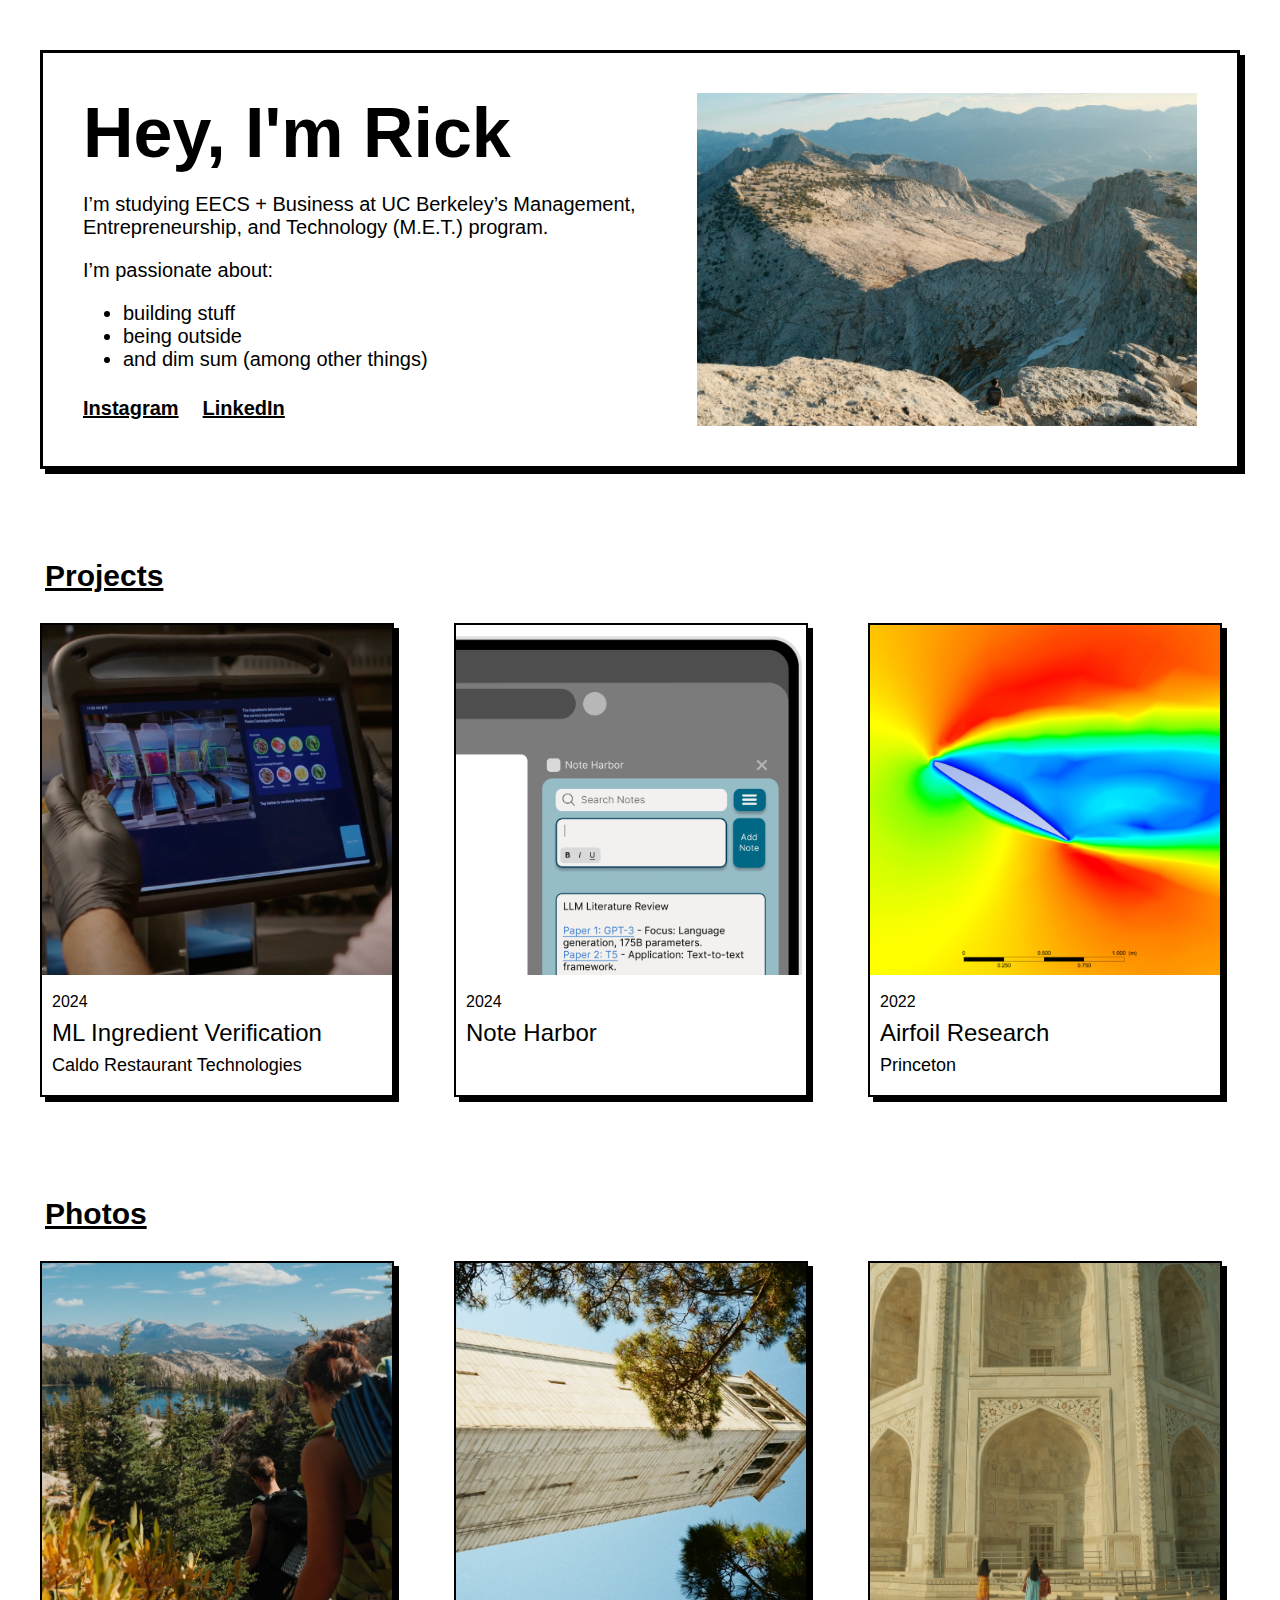
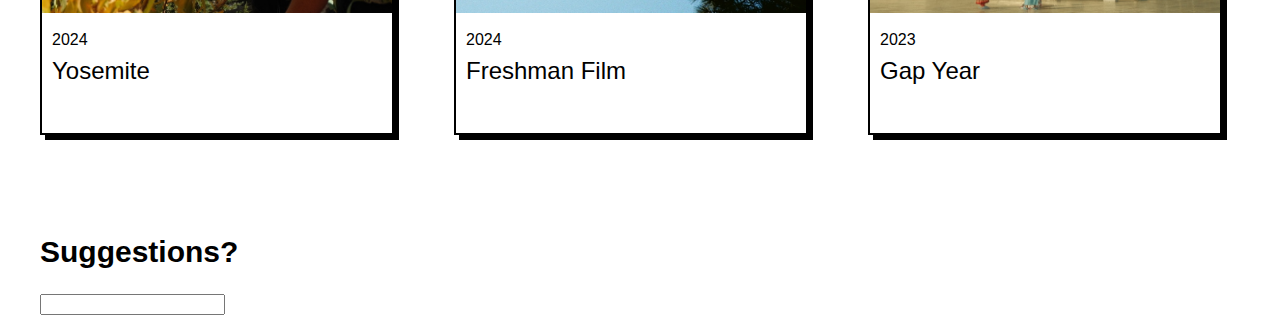
<file: index.html>
<html>
    <head>
        <title>Rick's Website</title>
        <link rel="stylesheet" href="style.css">
        <meta charset="UTF-8">
        <meta name="author" content="Rick Xu">
    </head>
    <body>
        <div class="parent">
            <div id="topCard">
                <div id="topText">
                    <h1>Hey, I'm Rick</h1>
                    <p>I’m studying EECS + Business at UC Berkeley’s Management, Entrepreneurship, and Technology (M.E.T.) program.</p>
                    <p>I’m passionate about:</p>
                    <ul>
                        <li>building stuff</li>
                        <li>being outside</li>
                        <li>and dim sum (among other things)</li>
                    </ul>
                    <div id="socialMedia">
                        <a href="instagram.com/rickkxu">Instagram</a>
                        <a href="linkedin.com/rickx">LinkedIn</a>
                    </div>
                </div>
                <div id="topImg">
                    <img src="topImg.jpeg" width="500">
                </div>
            </div>
            <div class="cards">
                <a class="header" href="projects.html">Projects</a>
                <div id="projectCards">
                    <div class="card">
                        <img class="cardImg" src="caldo.png" width="300">
                        <div class="cardTxt">
                            <p class="date">2024</p>
                            <p class="title">ML Ingredient Verification</p>
                            <p class="entity">Caldo Restaurant Technologies</p>
                        </div>
                    </div>
                    <div class="card">
                        <img class="cardImg" src="noteHarbor.png" width="300">
                        <div class="cardTxt">
                            <p class="date">2024</p>
                            <p class="title">Note Harbor</p>
                            <p class="entity"></p>
                        </div>
                    </div>
                    <div class="card">
                        <img class="cardImg" src="airfoil.png" width="300">
                        <div class="cardTxt">
                            <p class="date">2022</p>
                            <p class="title">Airfoil Research</p>
                            <p class="entity">Princeton</p>
                        </div>
                    </div>
                </div>
            </div>
            <div class="cards">
                <a class="header" href="photos.html">Photos</a>
                <div id="photoCards">
                    <div class="card">
                        <img class="cardImg" src="yosemite.jpeg" width="300">
                        <div class="cardTxt">
                            <p class="date">2024</p>
                            <p class="title">Yosemite</p>
                            <p class="entity"></p>
                        </div>
                    </div>
                    <div class="card">
                        <img class="cardImg" src="film.jpeg" width="300">
                        <div class="cardTxt">
                            <p class="date">2024</p>
                            <p class="title">Freshman Film</p>
                            <p class="entity"></p>
                        </div>
                    </div>
                    <div class="card">
                        <img class="cardImg" src="gapYear.jpeg" width="300">
                        <div class="cardTxt">
                            <p class="date">2023</p>
                            <p class="title">Gap Year</p>
                            <p class="entity"></p>
                        </div>
                    </div>
                </div>
            </div>
            <h2>Suggestions?</h2>
            <form><input type="text"></form>
        </div>
        <script src="script.js"></script>
    </body>
</html>
</file>
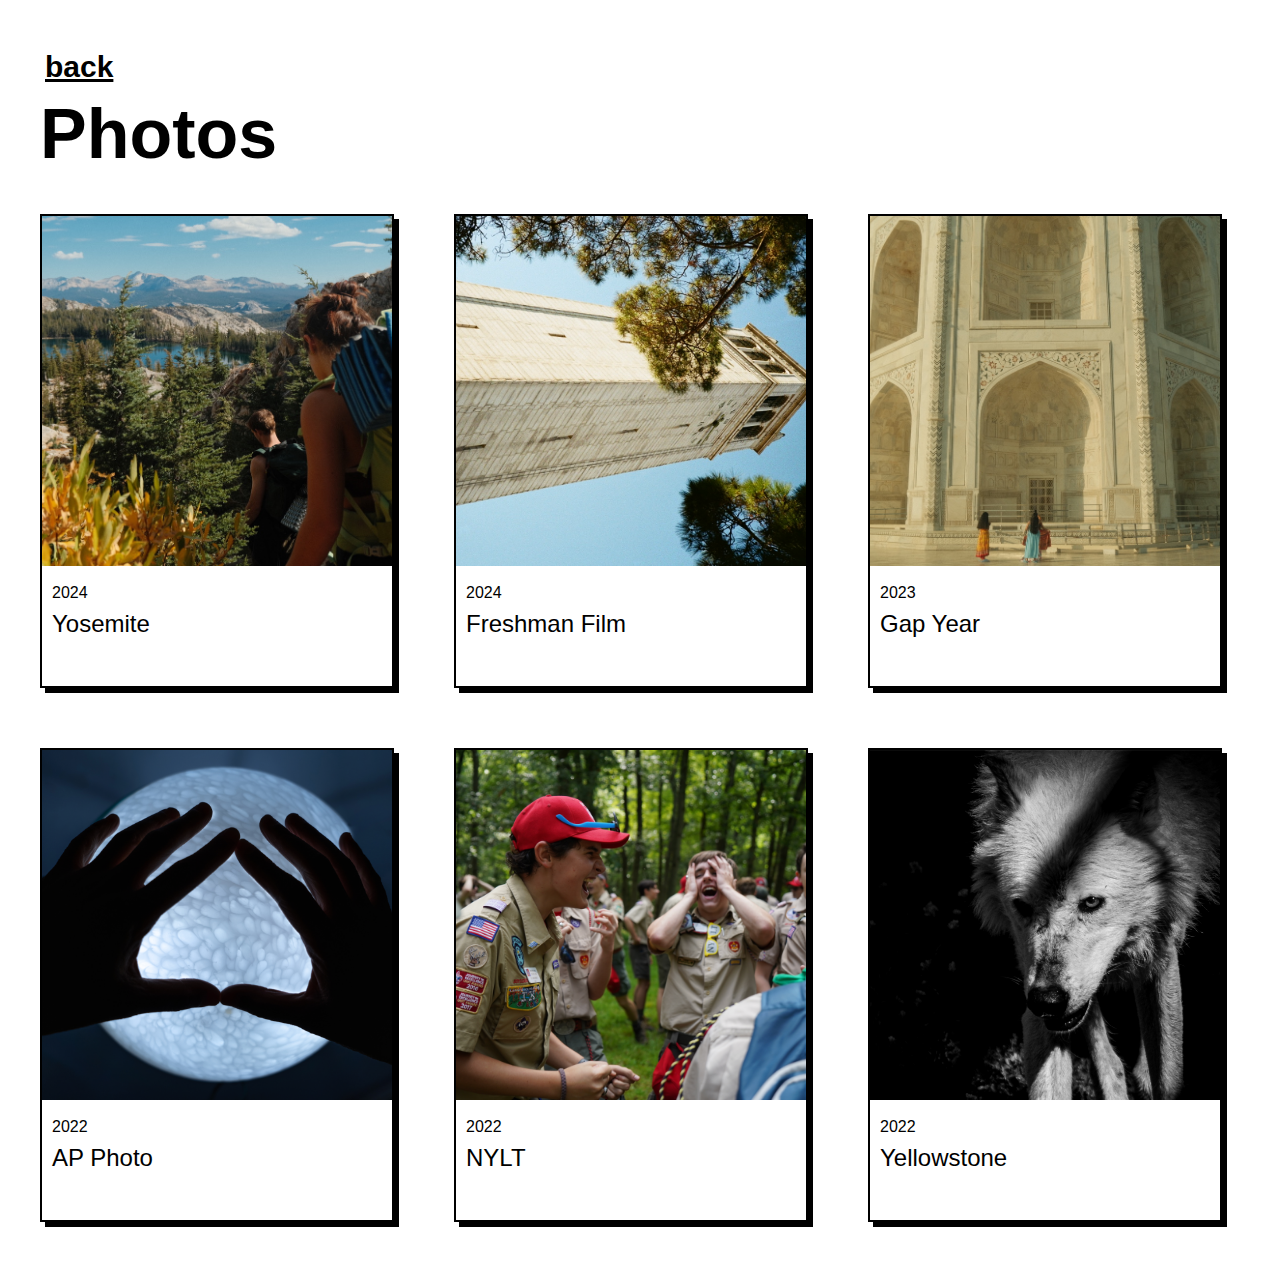
<file: photos.html>
<html>
    <head>
        <title>Rick's Projects</title>
        <link rel="stylesheet" href="style.css">
        <meta charset="UTF-8">
        <meta name="author" content="Rick Xu">
    </head>
    <body>
        <div class="parent">
            <a class="header" href="index.html">back</a>
            <h1>Photos</h1>
            <div class="cards">
                <div id="photoCards">
                    <div class="card">
                        <img class="cardImg" src="yosemite.jpeg" width="300">
                        <div class="cardTxt">
                            <p class="date">2024</p>
                            <p class="title">Yosemite</p>
                            <p class="entity"></p>
                        </div>
                    </div>
                    <div class="card">
                        <img class="cardImg" src="film.jpeg" width="300">
                        <div class="cardTxt">
                            <p class="date">2024</p>
                            <p class="title">Freshman Film</p>
                            <p class="entity"></p>
                        </div>
                    </div>
                    <div class="card">
                        <img class="cardImg" src="gapYear.jpeg" width="300">
                        <div class="cardTxt">
                            <p class="date">2023</p>
                            <p class="title">Gap Year</p>
                            <p class="entity"></p>
                        </div>
                    </div>
                    <div class="card">
                        <img class="cardImg" src="apPhoto.png" width="300">
                        <div class="cardTxt">
                            <p class="date">2022</p>
                            <p class="title">AP Photo</p>
                            <p class="entity"></p>
                        </div>
                    </div>
                    <div class="card">
                        <img class="cardImg" src="nylt.png" width="300">
                        <div class="cardTxt">
                            <p class="date">2022</p>
                            <p class="title">NYLT</p>
                            <p class="entity"></p>
                        </div>
                    </div>
                    <div class="card">
                        <img class="cardImg" src="yellowstone.png" width="300">
                        <div class="cardTxt">
                            <p class="date">2022</p>
                            <p class="title">Yellowstone</p>
                            <p class="entity"></p>
                        </div>
                    </div>
                </div>
            </div>
        </div>
        <script src="script.js"></script>
    </body>
</html>
</file>
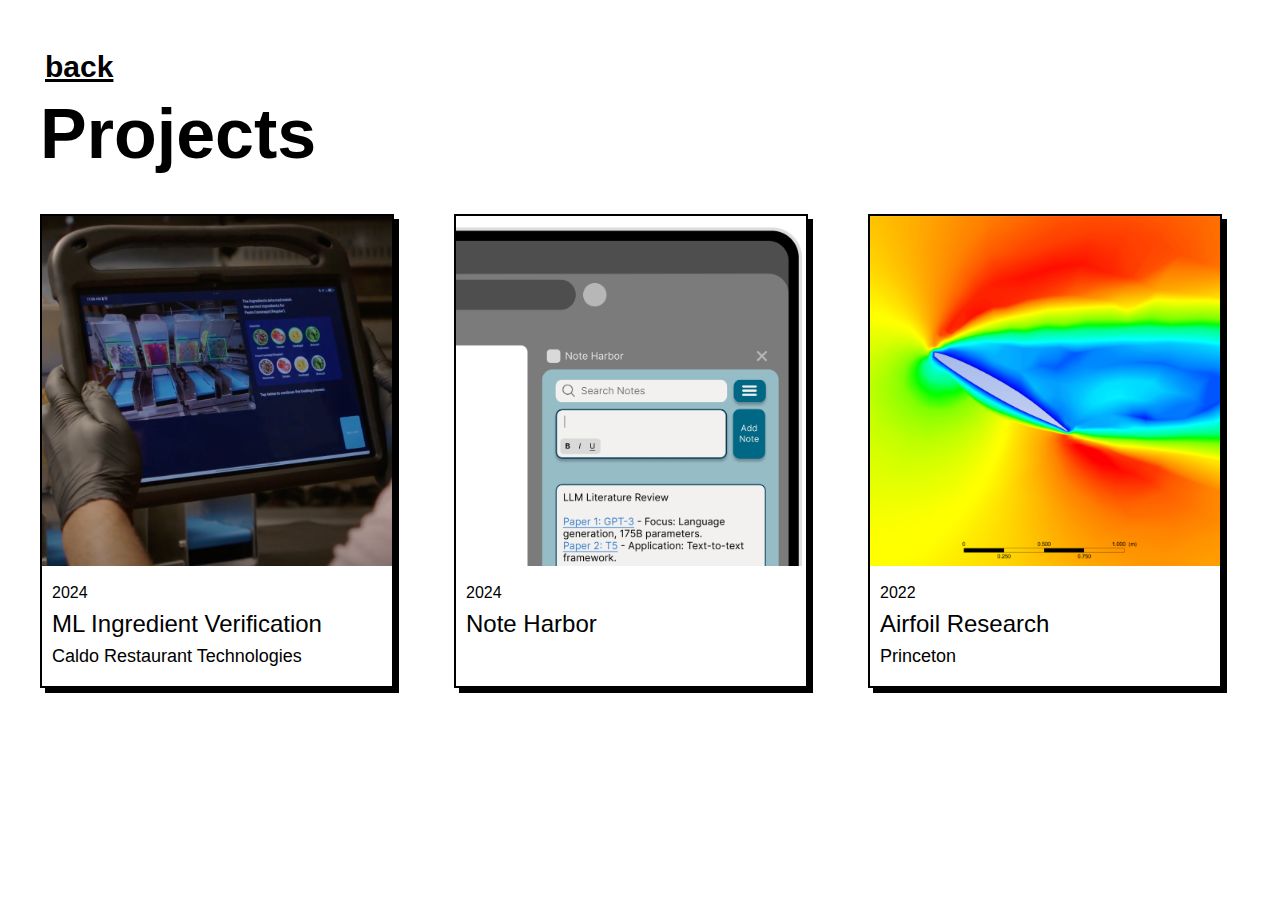
<file: projects.html>
<html>
    <head>
        <title>Rick's Projects</title>
        <link rel="stylesheet" href="style.css">
        <meta charset="UTF-8">
        <meta name="author" content="Rick Xu">
    </head>
    <body>
        <div class="parent">
            
            <a class="header" href="index.html">back</a>
            <h1>Projects</h1>
            <div class="cards">
                <div id="projects">
                    <div id="projectCards">
                        <div class="card">
                            <img class="cardImg" src="caldo.png" width="300">
                            <div class="cardTxt">
                                <p class="date">2024</p>
                                <p class="title">ML Ingredient Verification</p>
                                <p class="entity">Caldo Restaurant Technologies</p>
                            </div>
                        </div>
                        <div class="card">
                            <img class="cardImg" src="noteHarbor.png" width="300">
                            <div class="cardTxt">
                                <p class="date">2024</p>
                                <p class="title">Note Harbor</p>
                                <p class="entity"></p>
                            </div>
                        </div>
                        <div class="card">
                            <img class="cardImg" src="airfoil.png" width="300">
                            <div class="cardTxt">
                                <p class="date">2022</p>
                                <p class="title">Airfoil Research</p>
                                <p class="entity">Princeton</p>
                            </div>
                        </div>
                    </div>
                </div>
            </div>
        </div>
        <script src="script.js"></script>
    </body>
</html>
</file>
<file: style.css>
body {
    display: flex;
    flex-direction: column;
    align-items: center;
    justify-content: center;
    margin: auto;
}

.parent {
    width: 1200px;
}

#topCard {
    border: 3px solid;
    display: flex;
    padding: 40px;
    box-shadow: 5px 5px;
    margin-top: 50px;

}

#projectCards {
    display: flex;
    gap: 60px;
    margin-top: 20px;
}

#photoCards {
    display: flex;
    gap: 60px;
    margin-top: 20px;
    flex-wrap: wrap;
}

.card {
    border: 2px solid;
    box-shadow: 5px 5px;
    width: 350px;
    height: 470px;
    transition: transform 0.1s ease;
}

.card.pressed {
    transform: translateY(5px); 
}

.cardTxt {
    padding: 10px;
    height: 100px;
}

.cardImg {
    width: 350px;
    height: 350px;
    object-fit: cover;
    object-position: top;
}

h1 {
    font-family: Helvetica, sans-serif;
    font-size: 70px;
    margin: 0px;
}

h2 {
    font-family: Helvetica, sans-serif;
    font-size: 30px;
    margin-top: 100px;
}

p {
    font-family: Arial, Helvetica, sans-serif;
    font-size: 20px;
}

li {
    font-family: Arial, Helvetica, sans-serif;
    font-size: 20px;
}

a {
    display: inline-block;
    font-family: Helvetica, sans-serif;
    font-size: 20px;
    font-weight: bold;
    margin-right: 20px;
    color: black;
}

.date {
    margin-top: 8px;
    margin-bottom: 0px;
    font-size: 16px;
}

.title {
    margin-top: 8px;
    margin-bottom: 0px;
    font-size: 24px;
}

.entity {
    margin-top: 8px;
    font-size: 18px;
}

.header {
    font-size: 30px;
    margin-top: 50px;
    margin-left: 5px;
    margin-bottom: 10px;
}

.cards {
    margin-top: 40px;
    margin-bottom: 50px;
}

#socialMedia {
    padding-top: 10px;
}
</file>
